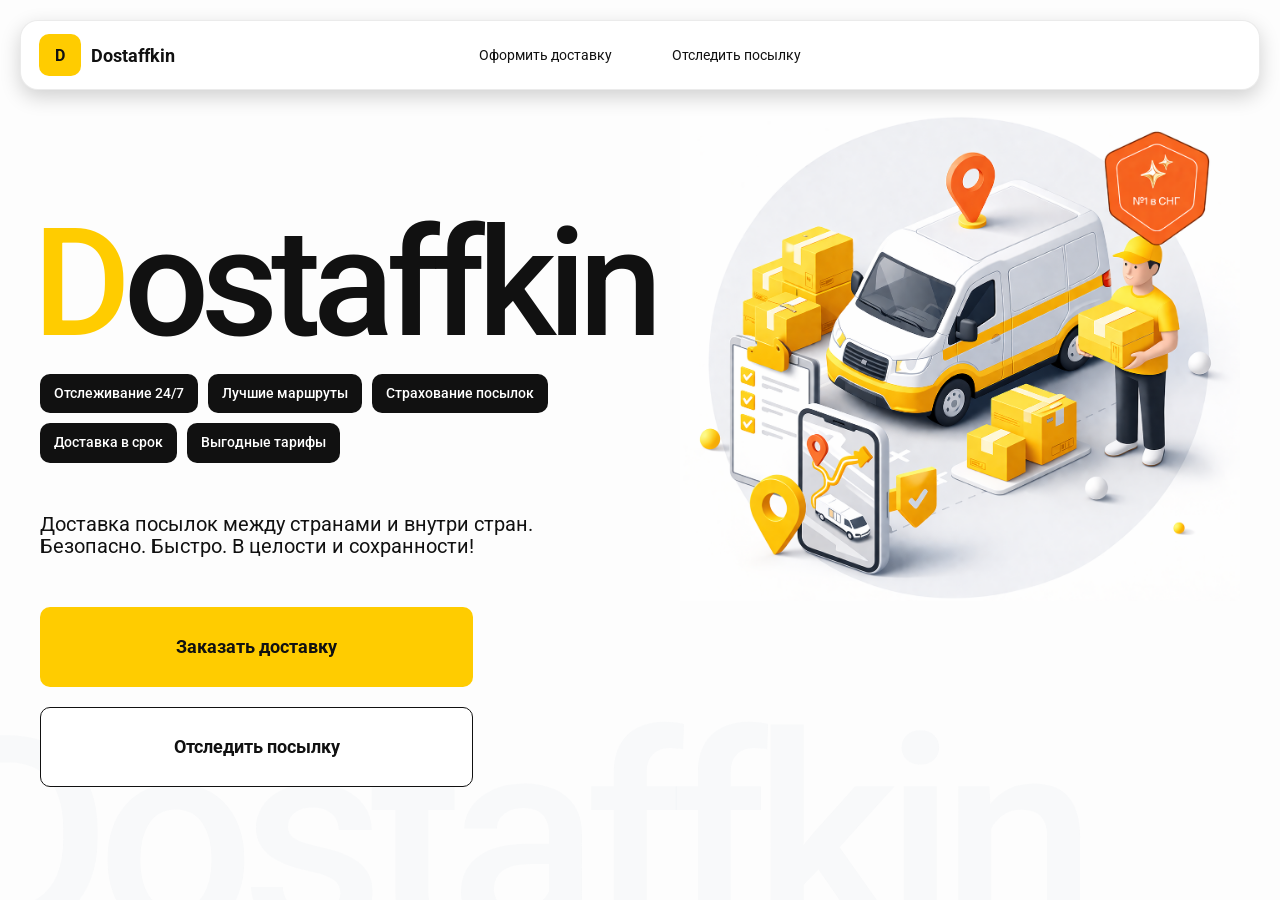
<file: index.html>
<!doctype html>
<html lang="ru">

<head>
    <meta charset="utf-8" />
    <meta name="viewport" content="width=device-width,initial-scale=1,maximum-scale=1,user-scalable=0" />
    <title>Dostaffkin — Доставка посылок между странами и внутри стран. Безопасно. Быстро. В целости и сохранности!
    </title>
    <link rel="stylesheet" href="styles/base.css" />
    <link rel="stylesheet" href="styles/base_adaptive.css" />
    <link rel="stylesheet" href="styles/index.css" />
    <link rel="stylesheet" href="styles/index_adaptive.css" />

</head>

<body>
    <div class="container">
        <header class="header">
            <a class="header-brand" href="#">
                <div class="header-logo">D</div>
                <div class="header-title">Dostaffkin</div>
            </a>
            <nav class="header-menu">
                <a class="header-link" href="./order.html">Оформить <span>доставку</span></a>
                <a class="header-link" href="./track.html">Отследить <span>посылку</span></a>
            </nav>
        </header>
        <main class="main">
            <section class="main-info">
                <div class="main-title">
                    <span>D</span>ostaffkin
                </div>
                <div class="main-features">
                    <div class="main-feature">Отслеживание 24/7</div>
                    <div class="main-feature">Лучшие маршруты</div>
                    <div class="main-feature">Страхование посылок</div>
                    <div class="main-feature">Доставка в срок</div>
                    <div class="main-feature">Выгодные тарифы</div>
                </div>
                <div class="main-description">
                    Доставка посылок между странами и внутри стран.
                    Безопасно. Быстро. В целости и сохранности!
                </div>
                <div class="main-actions">
                    <a class="button" type="button" href="./order.html">Заказать доставку</a>
                    <a class="button button-white" type="button" href="./track.html">Отследить посылку</a>
                </div>
            </section>
            <div class="main-title-ghost">Dostaffkin</div>
            <section class="main-image">
                <img src="images/main-image.png" alt="Main image" />
            </section>
        </main>




    </div>


</body>

</html>
</file>
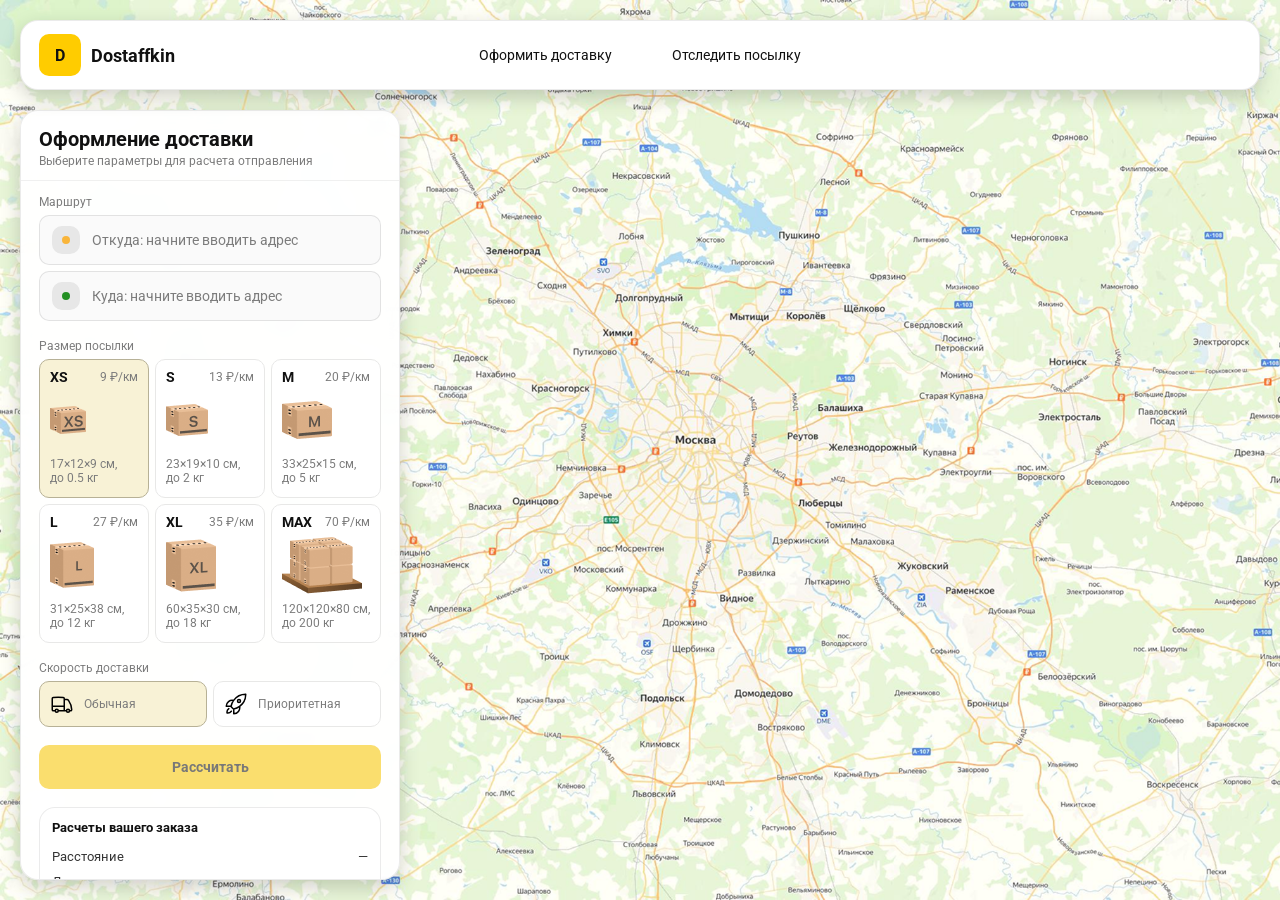
<file: order.html>
<!doctype html>
<html lang="ru">

<head>
    <meta charset="utf-8" />
    <meta name="viewport" content="width=device-width,initial-scale=1,maximum-scale=1,user-scalable=0" />
    <title>Оформление доставки</title>

    <link rel="stylesheet" href="styles/base.css" />
    <link rel="stylesheet" href="styles/base_adaptive.css" />

    <link rel="stylesheet" href="styles/order.css" />
    <link rel="stylesheet" href="styles/order_adaptive.css" />
</head>

<body>
    <div id="map">


    </div>

    <header class="header">
        <a class="header-brand" href="./index.html">
            <div class="header-logo">D</div>
            <div class="header-title">Dostaffkin</div>
        </a>
        <nav class="header-menu">
            <a class="header-link" href="#">Оформить <span>доставку</span></a>
            <a class="header-link" href="./track.html">Отследить <span>посылку</span></a>
        </nav>
    </header>

    <aside class="main" id="sidebar">
        <div class="main-header">
            <div class="main-title">Оформление доставки</div>
            <div class="main-text">Выберите параметры для расчета отправления</div>
        </div>
        <div class="main-content">
            <div class="main-route">
                <div class="main-block-title">Маршрут</div>
                <div class="main-fields">
                    <div class="main-field" id="fromField">
                        <div class="main-pin"></div>
                        <input id="from" placeholder="Откуда: начните вводить адрес" autocomplete="off" />
                        <div class="main-ac" id="fromAc" role="listbox" aria-label="Подсказки адресов"></div>
                    </div>

                    <div class="main-field" id="toField">
                        <div class="main-pin"></div>
                        <input id="to" placeholder="Куда: начните вводить адрес" autocomplete="off" />
                        <div class="main-ac" id="toAc" role="listbox" aria-label="Подсказки адресов"></div>
                    </div>
                </div>
            </div>
            <div class="main-package">
                <div class="main-block-title">Размер посылки</div>

                <div class="main-sizes">
                    <div class="main-size-card is-active" data-value="xs">
                        <div class="main-size-top">
                            <div class="main-size-label">XS</div>
                            <div class="main-size-rate">9 ₽/км</div>
                        </div>
                        <div class="main-size-media">
                            <img src="images/sizes/xs.png" alt="Короб XS" />
                        </div>
                        <div class="main-size-description">17×12×9 см,<br>до 0.5 кг</div>
                    </div>

                    <div class="main-size-card" data-value="s">
                        <div class="main-size-top">
                            <div class="main-size-label">S</div>
                            <div class="main-size-rate">13 ₽/км</div>
                        </div>
                        <div class="main-size-media">
                            <img src="images/sizes/s.png" alt="Короб S" />
                        </div>
                        <div class="main-size-description">23×19×10 см,<br>до 2 кг</div>
                    </div>

                    <div class="main-size-card" data-value="m">
                        <div class="main-size-top">
                            <div class="main-size-label">M</div>
                            <div class="main-size-rate">20 ₽/км</div>
                        </div>
                        <div class="main-size-media">
                            <img src="images/sizes/m.png" alt="Короб M" />
                        </div>
                        <div class="main-size-description">33×25×15 см,<br>до 5 кг</div>
                    </div>

                    <div class="main-size-card" data-value="l">
                        <div class="main-size-top">
                            <div class="main-size-label">L</div>
                            <div class="main-size-rate">27 ₽/км</div>
                        </div>
                        <div class="main-size-media">
                            <img src="images/sizes/l.png" alt="Короб L" />
                        </div>
                        <div class="main-size-description">31×25×38 см,<br>до 12 кг</div>
                    </div>

                    <div class="main-size-card" data-value="xl">
                        <div class="main-size-top">
                            <div class="main-size-label">XL</div>
                            <div class="main-size-rate">35 ₽/км</div>
                        </div>
                        <div class="main-size-media">
                            <img src="images/sizes/xl.png" alt="Короб XL" />
                        </div>
                        <div class="main-size-description">60×35×30 см,<br>до 18 кг</div>
                    </div>

                    <div class="main-size-card" data-value="max">
                        <div class="main-size-top">
                            <div class="main-size-label">MAX</div>
                            <div class="main-size-rate">70 ₽/км</div>
                        </div>
                        <div class="main-size-media main-size-media-palleta">
                            <img src="images/sizes/max.png" alt="Паллета" />
                        </div>
                        <div class="main-size-description">120×120×80 см,<br>до 200 кг</div>
                    </div>
                </div>
            </div>

            <div class="main-speed">
                <div class="main-block-title">Скорость доставки</div>

                <div class="main-speeds">
                    <div class="main-speed-card is-active" data-value="regular">
                        <img class="main-speed-media" src="images/icons/regular.svg" alt="Regular" />
                        <div class="main-speed-description">Обычная</div>
                    </div>
                    <div class="main-speed-card" data-value="fast">
                        <img class="main-speed-media" src="images/icons/fast.svg" alt="Fast" />
                        <div class="main-speed-description">Приоритетная</div>
                    </div>

                </div>
            </div>
            <div class="main-calculate-block">
                <button id="calc" class="button calculate-button" type="button" disabled>Рассчитать</button>
            </div>
            <div class="main-result" id="result">
                <div class="main-result-title">Расчеты вашего заказа</div>
                <div class="main-result-lines">
                    <div class="main-result-line"><span>Расстояние</span><span id="distanceValue">—</span></div>
                    <div class="main-result-line"><span>Доставим через</span><span id="durationValue">—</span></div>
                    <div class="main-result-line"><span>Тариф</span><span id="rateValue">—</span></div>
                </div>
                <div class="main-price">
                    <div class="main-price-label">Итого</div>
                    <div class="main-price-value" id="totalValue">—</div>
                </div>
            </div>
            <div class="main-order-box">
                <div class="main-order-form" id="orderForm">
                    <div class="main-order-title">Оформление доставки</div>
                    <div class="main-block-info-row">
                        <div class="main-block-title">Контакты</div>
                        <div class="order-fields">
                            <div class="main-field">
                                <input id="customerName" placeholder="Ваше имя" autocomplete="off" />
                            </div>
                            <div class="main-field">
                                <input id="customerPhone" placeholder="Ваш телефон" autocomplete="off"
                                    inputmode="tel" />
                            </div>
                        </div>
                    </div>
                    <div class="main-block-info-row extra-info">
                        <div class="main-block-title">Дополнительная информация</div>
                        <div class="main-field textarea">
                            <textarea id="comment" placeholder="Детали доставки и комментарии"></textarea>
                        </div>
                    </div>
                    <button id="submit" class="button main-submit-request" type="button" disabled>Отправить
                        заявку
                    </button>
                </div>

                <div class="main-order-success" id="orderSuccess">
                    <div class="main-success-icon">✓</div>
                    <div class="main-success-title">Заявка отправлена!</div>
                    <div class="main-success-title">Номер отправления – <span id="orderId"></span></div>
                    <div class="main-success-subtitle">Мы скоро свяжемся с вами</div>
                </div>
            </div>
        </div>
    </aside>

</body>

</html>
</file>
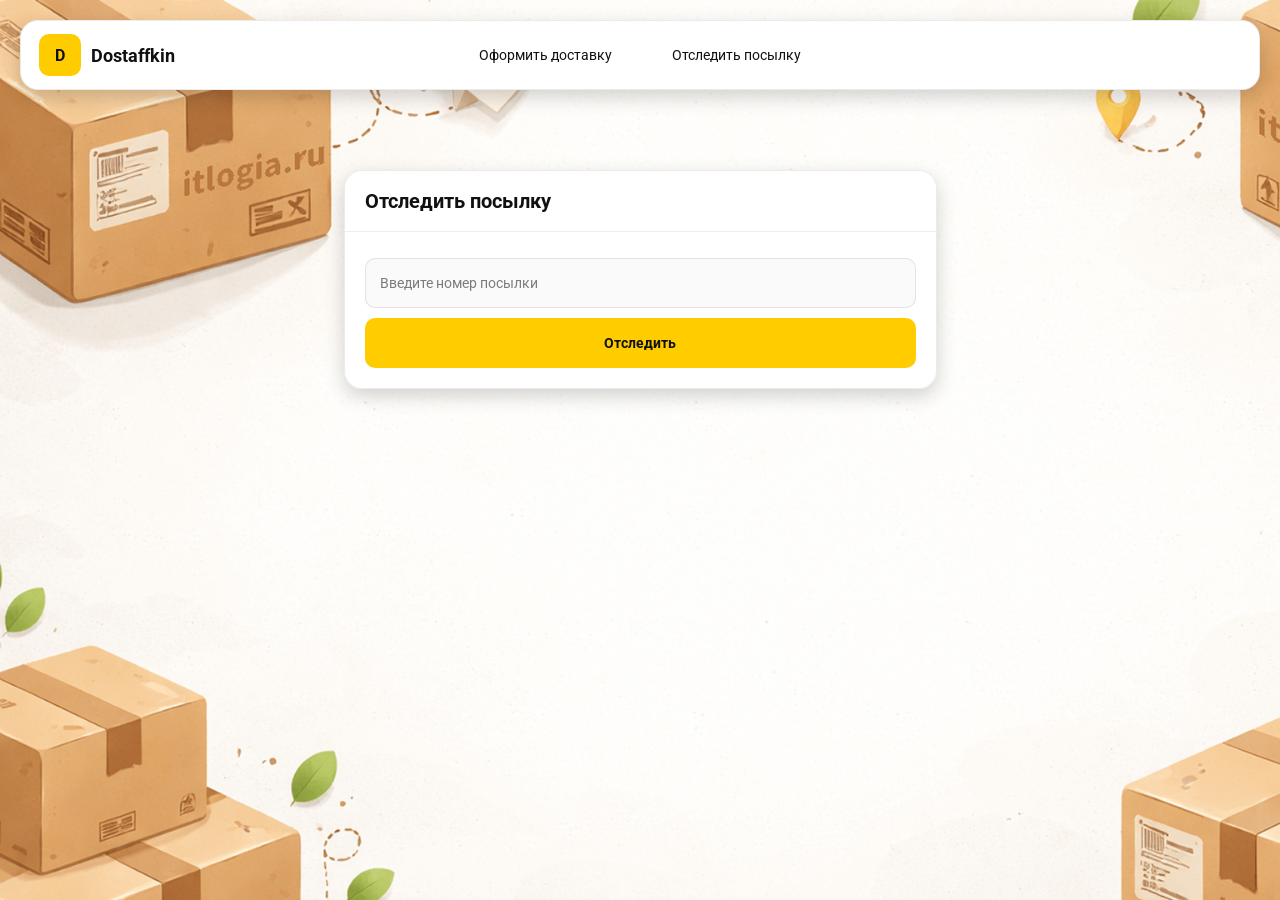
<file: track.html>
<!doctype html>
<html lang="ru">

<head>
    <meta charset="utf-8" />
    <meta name="viewport" content="width=device-width,initial-scale=1,maximum-scale=1,user-scalable=0" />
    <title>Отследить посылку</title>
    <link rel="stylesheet" href="styles/base.css" />
    <link rel="stylesheet" href="styles/base_adaptive.css" />

    <link rel="stylesheet" href="styles/track.css" />
    <link rel="stylesheet" href="styles/track_adaptive.css" />
</head>

<body>
    <div class="container">
        <header class="header">
            <a class="header-brand" href="./index.html">
                <div class="header-logo">D</div>
                <div class="header-title">Dostaffkin</div>
            </a>
            <nav class="header-menu">
                <a class="header-link" href="./order.html">Оформить <span>доставку</span></a>
                <a class="header-link" href="#">Отследить <span>посылку</span></a>
            </nav>
        </header>
        <main class="track-content">
            <section class="track-card track-search">
                <div class="track-title">Отследить посылку</div>
                <div class="track-action">
                    <div class="main-field track-field">
                        <input id="trackNumber" placeholder="Введите номер посылки" autocomplete="off" />
                    </div>
                    <button id="trackButton" class="button track-button" type="button">Отследить</button>
                </div>
            </section>
            <section class="track-card track-result" id="trackResult">
                <div class="track-result-header">
                    <div class="track-id" id="trackIdValue"></div>
                    <div class="track-routes">
                        <div class="track-route">
                            <div class="track-route-pin">
                                <svg xmlns="http://www.w3.org/2000/svg" fill="none" viewBox="0 0 24 24"
                                    stroke-width="1.5" stroke="orange" class="size-6">
                                    <path stroke-linecap="round" stroke-linejoin="round"
                                        d="M15 10.5a3 3 0 1 1-6 0 3 3 0 0 1 6 0Z" />
                                    <path stroke-linecap="round" stroke-linejoin="round"
                                        d="M19.5 10.5c0 7.142-7.5 11.25-7.5 11.25S4.5 17.642 4.5 10.5a7.5 7.5 0 1 1 15 0Z" />
                                </svg>
                            </div>
                            <div class="track-route-address" id="trackFromValue">
                                Откуда: Москва, улица Арбат, 1
                            </div>
                        </div>
                        <div class="track-route track-route-arrow">
                            <svg xmlns="http://www.w3.org/2000/svg" fill="none" viewBox="0 0 24 24" stroke-width="1.5"
                                stroke="currentColor" class="size-6">
                                <path stroke-linecap="round" stroke-linejoin="round"
                                    d="M19.5 13.5 12 21m0 0-7.5-7.5M12 21V3" />
                            </svg>
                        </div>
                        <div class="track-route">
                            <div class="track-route-pin">
                                <svg xmlns="http://www.w3.org/2000/svg" fill="none" viewBox="0 0 24 24"
                                    stroke-width="1.5" stroke="green" class="size-6">
                                    <path stroke-linecap="round" stroke-linejoin="round"
                                        d="M15 10.5a3 3 0 1 1-6 0 3 3 0 0 1 6 0Z" />
                                    <path stroke-linecap="round" stroke-linejoin="round"
                                        d="M19.5 10.5c0 7.142-7.5 11.25-7.5 11.25S4.5 17.642 4.5 10.5a7.5 7.5 0 1 1 15 0Z" />
                                </svg>
                            </div>
                            <div class="track-route-address" id="trackToValue">
                                Куда: Минск, проспект Независимости, 58
                            </div>
                        </div>
                    </div>
                </div>
                <div class="track-info">
                    <div class="track-status-title">Статус данной посылки:</div>
                    <div class="track-status-list" id="trackStatusList">


                        <div class="track-status created">
                            <img src="images/icons/created.svg" class="track-status-icon" alt="Created">
                            <div class="track-status-text">
                                <div class="track-status-text-state">Создан</div>
                                <div class="track-status-text-date">10.01.2026</div>
                            </div>
                        </div>

                        <div class="track-status in-way">
                            <img src="images/icons/in-way.svg" class="track-status-icon" alt="In way">
                            <div class="track-status-text">
                                <div class="track-status-text-state">В пути: Москва</div>
                                <div class="track-status-text-date">18.01.2026</div>
                            </div>
                        </div>

                        <div class="track-status ready">
                            <img src="images/icons/ready.svg" class="track-status-icon" alt="Ready">
                            <div class="track-status-text">
                                <div class="track-status-text-state">Готов к выдаче</div>
                                <div class="track-status-text-date">25.01.2026</div>
                            </div>
                        </div>

                        <div class="track-status done">
                            <img src="images/icons/done.svg" class="track-status-icon" alt="Done">
                            <div class="track-status-text">
                                <div class="track-status-text-state">Вручен</div>
                                <div class="track-status-text-date">27.01.2026</div>
                            </div>
                        </div>

                    </div>
                </div>
            </section>
        </main>
    </div>

</body>

</html>
</file>
<file: styles/base.css>
*, *::before, *::after {
    box-sizing: border-box;
}
@font-face {
    font-family: "Roboto";
    src: url("../fonts/Roboto-Regular.ttf");
    font-weight: normal;
}

@font-face {
    font-family: "Roboto";
    src: url("../fonts/Roboto-Bold.ttf");
    font-weight: bold;
}

@font-face {
    font-family: "Roboto";
    src: url("../fonts/Roboto-Medium.ttf");
    font-weight: 500;
}
html, body {
    margin: 0;
    color: #111111;
    font-family: "Roboto", sans-serif;
}

body {
    background: #FDFDFD;
}

.header {
    border-radius: 18px;
    box-shadow: 0 7px 20px 0 #0000002E;
    backdrop-filter: blur(10px);
    background: #ffffff;
    left: 20px;
    border: 1px solid rgba(0, 0, 0, 0.08);
    position: fixed;
    right: 20px;
    top: 20px;
    padding: 14px 18px;
    height: 70px;
    display: flex;
    align-items: center;
    z-index: 6;
}
.header-brand {
    display: flex;
    align-items: center;
    text-decoration: none;
    gap: 10px;
}

.header-logo {
    width: 42px;
    height: 42px;
    border-radius: 10px;
    background: #FFCC00;
    display: grid;
    place-items: center;
    font-weight: bold;
    color: #111;
}

.header-title {
    font-size: 18px;
    font-weight: bold;
    color: #111111;
    text-decoration: none;
}
.header-menu {
    display: flex;
    align-items: center;
    gap: 60px;
    margin: 0;
    position: absolute;
    left: 50%;
    transform: translateX(-50%);
}

.header-link {
    font-size: 14px;
    color: #111111;
    text-decoration: none;
}
.button {
    border: 0;
    outline: none;
    height: 44px;
    border-radius: 10px;
    font-size: 14px;
    font-weight: bold;
    cursor: pointer;
    font-family: inherit;
    transition: transform .08s ease, opacity .12s ease;
    background: #ffcc00;
    color: #111111;
    text-align: center;
    text-decoration: none;
}

.button:hover {
    background-color: #E5BC19;
}

.button:disabled {
    cursor: not-allowed;
    background-color: #FADE6E;
    color: #787878;
    transform: none;
}

.button.button-white {
    background: #ffffff;
    border: 1px solid #111111;
}

.button.button-white:hover {
    background: rgb(241 241 241);
}
.main-field {
    display: flex;
    align-items: center;
    margin-top: 6px;
    gap: 10px;
    border: 1px solid #1111111A;
    background: #FAFAFA;
    border-radius: 10px;
    padding: 10px 12px;
    position: relative;
    box-sizing: border-box;
    height: 50px;
}

.main-field.textarea {
    height: auto;
}

.main-pin {
    width: 28px;
    height: 28px;
    border-radius: 10px;
    background: rgba(17, 17, 17, 0.08);
    display: grid;
    place-items: center;
    flex: 0 0 auto;
    position: relative;
}

.main-pin::before {
    content: "";
    width: 8px;
    height: 8px;
    border-radius: 999px;
    background: orange;
    opacity: .75;
    display: block;
}

.main-field:last-child .main-pin::before {
    background: green;
    opacity: .85;
}

input, textarea {
    width: 100%;
    border: 0;
    outline: none;
    background: transparent;
    font-size: 14px;
    color: #111111;
    font-family: inherit;
}

textarea {
    resize: vertical;
    min-height: 72px;
    padding: 2px 0;
}

input::placeholder, textarea::placeholder {
    color: #7C7C7C;
}

.main-field:focus-within {
    border-color: rgba(0, 0, 0, 0.20);
    box-shadow: 0 0 0 4px rgba(255, 204, 0, 0.35);
    background: rgba(255, 255, 255, 0.75);
}
</file>
<file: styles/base_adaptive.css>
@media (max-width: 767px) {
    .header {
        left: 10px;
        right: 10px;
        top: 10px;
    }

    .header-link span {
        display: none;
    }

    .header-menu {
        gap: 20px;
        justify-content: flex-start;
        margin: 0 0 0 30px;
        position: static;
        transform: none;
    }
}

@media (max-width: 420px) {
    .header-title {
        display: none;
    }
}

@media (max-width: 374px) {
    .header-menu {
        gap: 10px;
        margin: 0 0 0 10px;
    }
}
</file>
<file: styles/index.css>
.container {
    overflow: hidden;
    min-height: 100vh;
}
.main {
    padding: 111px 40px 40px;
    position: relative;
    display: flex;
}
.main-info {
    max-width: 840px;
    width: 100%;
    position: relative;
}
.main-title {
    margin-top: 98px;
    font-weight: 500;
    font-size: 200px;
    line-height: 1;
    letter-spacing: -0.05em;
    color: #111111;
    left: -15px;
    position: relative;
}

.main-title span {
    color: #ffcc00;
}
.main-features {
    margin-top: 15px;
    display: flex;
    flex-wrap: wrap;
    gap: 10px;
}

.main-feature {
    background: #111111;
    color: #ffffff;
    padding: 12px 14px;
    font-weight: 500;
    font-size: 14px;
    line-height: 1.1;
    border-radius: 10px;
}
.main-description {
    margin-top: 50px;
    max-width: 500px;
    font-size: 20px;
    line-height: 1.1;
    color: #111111;
}
.main-actions {
    margin-top: 50px;
    display: flex;
    flex-direction: column;
    gap: 20px;
}

.main-actions .button {
    height: 80px;
    width: 433px;
    font-size: 18px;
    font-weight: bold;
    place-items: center;
    display: grid;
}
.main-title-ghost {
    position: absolute;
    z-index: -1;
    left: -70px;
    bottom: -150px;
    font-weight: 500;
    font-size: 278px;
    line-height: 1;
    letter-spacing: -0.05em;
    color: #ECEDF04D;
}
.main-image {
    width: 1024px;
    top: 100px;
    z-index: -2;
}

.main-image img {
    width: 100%;
    max-width: 1024px;
    height: auto;
    display: block;
}
</file>
<file: styles/index_adaptive.css>
@media (max-width: 1760px) {
    .main-title {
        font-size: 150px;
        left: -7px;
    }

    .main-info {
        max-width: 640px;
    }
}
@media (max-width: 1200px) {
    .main-info {
        max-width: 540px;
    }

    .main {
        padding: 111px 20px 20px;
    }

    .main-title {
        font-size: 120px;
        left: -4px;
    }

    .main-title-ghost {
        font-size: 220px;
    }
}
@media (max-width: 1024px) {
    .main-title {
        margin-top: 30px;
    }

    .main {
        flex-direction: column-reverse;
    }

    .main-image {
        max-width: 350px;
        position: absolute;
        left: 370px;
        top: 370px;
    }

    .main-info {
        max-width: 100%;
    }

    .main-actions {
        gap: 10px;
    }

    .main-actions .button {
        height: 50px;
        font-size: 14px;
        width: auto;
        max-width: 300px;
    }

    .main-description {
        max-width: 350px;
    }
}
@media (max-width: 570px) {
    .main-title {
        font-size: 88px;
    }

    .main-description {
        max-width: 100%
    }

    .main-actions {
       width: 100%;
    }

    .main-actions .button {
        width: 100%;
        max-width: 100%
    }

    .main-image {
        max-width: 650px;
        position: absolute;
        left: 170px;
        top: 70px;
        opacity: 0.2;
    }
}
@media (max-width: 400px) {
    .main-title {
        font-size: 70px;
    }
}
</file>
<file: styles/order.css>
#map {
    background-image: url("../images/order-bg.png");
    background-size: cover;
    position: fixed;
    inset: 0;
}
.main {
    border-radius: 18px;
    box-shadow: 0 7px 20px 0 #0000002E;
    backdrop-filter: blur(10px);
    background: rgba(255, 255, 255, 0.96);
    left: 20px;
    border: 1px solid rgba(0, 0, 0, 0.08);
    position: fixed;
    top: 110px;
    bottom: 20px;
    width: 380px;
    display: flex;
    flex-direction: column;
    overflow: hidden;
    z-index: 5;
}
.main-header {
    padding: 18px 18px 12px 18px;
    border-bottom: 1px solid rgba(0, 0, 0, 0.06);
    display: flex;
    flex-direction: column;
}
.main-title {
    font-size: 20px;
    line-height: 100%;
    font-weight: bold;
}
.main-text {
    font-size: 12px;
    margin-top: 5px;
    color: #7C7C7C;
}
.main-content {
    padding: 14px 18px 18px 18px;
    overflow: auto;
    scrollbar-width: none;
    display: flex;
    flex-direction: column;
    gap: 18px;
    flex: 1;
}
.main-block-title {
    font-size: 12px;
    color: #7C7C7C;
}
.main-route .main-block-title,
.main-package .main-block-title {
    margin-bottom: 6px;
}
.main-sizes {
    display: grid;
    gap: 6px;
    grid-template-columns: repeat(3, 1fr);
}

.main-size-card {
    border: 1px solid #E8E8E7;
    background: #FFFFFF;
    border-radius: 10px;
    padding: 10px;
    cursor: pointer;
    user-select: none;
    transition: transform .08s ease, border-color .12s ease, background .12s ease;
    min-height: 139px;
}

.main-size-card:hover {
    transform: translateY(-1px);
}

.main-size-card.is-active {
    background-color: #F8F2D6;
    border-color: #B7B196;
}

.main-size-top {
    display: flex;
    align-items: center;
    justify-content: space-between;
}

.main-size-label {
    font-weight: bold;
    font-size: 14px;
    color: #111111;
    line-height: 100%;
}

.main-size-rate {
    font-size: 12px;
    color: #7C7C7C;
    line-height: 100%;
}

.main-size-media {
    margin-top: 8px;
    height: 57px;
}

.main-size-description {
    margin-top: 8px;
    font-size: 12px;
    color: #7C7C7C;
    line-height: 1.2;
}
.calculate-button {
    width: 100%;
}
.main-result {
    border: 1px solid rgba(0, 0, 0, 0.08);
    background: rgba(255, 255, 255, 0.75);
    border-radius: 16px;
    padding: 12px;
    line-height: 1.25;
}

.main-result-title {
    font-weight: bold;
    font-size: 13px;
    color: #111111;
    margin-bottom: 13px;
}

.main-result-lines {
    gap: 8px;
    display: flex;
    flex-direction: column;
}

.main-result-line {
    font-size: 13px;
    color: rgba(17, 17, 17, 0.85);
    display: flex;
    justify-content: space-between;
}

.main-price {
    margin-top: 18px;
    padding-top: 10px;
    border-top: 1px dashed rgba(0, 0, 0, 0.12);
    display: flex;
    align-items: baseline;
    justify-content: space-between;
}

.main-price-label {
    font-size: 12px;
    color: rgba(17, 17, 17, 0.55);
}

.main-price-value {
    font-size: 20px;
    font-weight: bold;
    color: #111111;
    letter-spacing: -0.3px;
}
.main-order-box {
    background: #ffffff;
    border: 1px solid #E8E8E7;
    border-radius: 10px;
    padding: 12px;
}

.main-order-title {
    margin-bottom: 8px;
    font-weight: bold;
    font-size: 14px;
    color: #111111;
}

.main-block-info {
    display: flex;
    flex-direction: column;
    gap: 6px;
}

.order-fields {
    display: grid;
    grid-template-columns: 1fr 1fr;
    column-gap: 10px;
    margin-top: 6px;
}

.main-block-info-row.extra-info {
    display: block;
    margin-top: 13px;
}

.main-submit-request {
    width: 100%;
    margin-top: 6px;
}

.main-order-success {
    display: none;
    text-align: center;
    padding: 22px 12px;
    gap: 12px;
}

.main-order-success.is-visible {
    display: flex;
    flex-direction: column;
    align-items: center;
}

.main-success-icon {
    width: 56px;
    height: 56px;
    border-radius: 50%;
    background: #16a34a;
    color: #ffffff;
    display: grid;
    place-items: center;
    font-size: 30px;
}

.main-success-title {
    font-size: 14px;
    font-weight: bold;
    color: #111111;
}

.main-success-subtitle {
    font-size: 12px;
    color: rgba(17, 17, 17, 0.55);
    line-height: 1.3;
}
.main-speed .main-block-title {
    margin-bottom: 6px;
}

.main-speeds {
    display: grid;
    gap: 6px;
    grid-template-columns: repeat(2, 1fr);
}

.main-speed-card {
    border: 1px solid #E8E8E7;
    background: #FFFFFF;
    border-radius: 10px;
    padding: 10px;
    cursor: pointer;
    user-select: none;
    transition: transform .08s ease, border-color .12s ease, background .12s ease;
    display: flex;
    align-items: center;
    gap: 10px;
}

.main-speed-card:hover {
    transform: translateY(-1px);
}

.main-speed-card.is-active {
    background-color: #F8F2D6;
    border-color: #B7B196;
}

.main-speed-description {
    font-size: 12px;
    color: #7C7C7C;
    line-height: 1.2;
}
</file>
<file: styles/order_adaptive.css>
@media (max-width: 767px) {
    .main {
        left: 10px;
        right: 10px;
        top: 50%;
        bottom: 12px;
        width: auto;
        max-width: none;
    }
}

@media (max-width: 420px) {
    .main-sizes {
        grid-template-columns: repeat(2, 1fr);
    }
}
</file>
<file: styles/track.css>
.container {
    background: #F4F4F4 url("../images/track-bg.png");
    background-size: cover;
    min-height: 100vh;
    padding: 170px 0 50px 0;
}
.track-content {
    width: 593px;
    margin: 0 auto;
}
.track-card {
    width: 100%;
    border-radius: 18px;
    box-shadow: 0 7px 20px 0 #0000002E;
    backdrop-filter: blur(10px);
    background: rgba(255, 255, 255, 0.96);
    border: 1px solid rgba(0, 0, 0, 0.08);
}

.track-title {
    font-size: 20px;
    line-height: 100%;
    font-weight: bold;
    border-bottom: 1px solid #EEEEEE;
    padding: 20px;
}

.track-action {
    padding: 20px;
}

.track-button {
    width: 100%;
    height: 50px;
}

.track-field {
    margin-bottom: 10px;
}
.track-result {
    margin-top: 5px;
    display: none;
}

.track-result.is-visible {
    display: block;
}

.track-result-header {
    font-weight: bold;
    font-size: 14px;
    color: #111111;
    padding: 20px;
    border-bottom: 1px solid #EEEEEE;
}

.track-id {
    margin-bottom: 12px;
    font-size: 20px;
}

.track-routes {
    display: flex;
    flex-direction: column;
    gap: 10px;
    font-weight: normal;
}

.track-route {
    display: flex;
    align-items: center;
    gap: 10px;
}

.track-route-pin {
    width: 24px;
    height: 24px;
    flex-shrink: 0;
}

.track-route-arrow {
    padding: 15px 0;
    width: 24px;
    height: 24px;
}

.track-info {
    padding: 20px;
}

.track-status {
    display: flex;
    align-items: center;
    font-size: 12px;
    gap: 10px;
}

.track-status-title {
    font-size: 14px;
    color: #111111;
    margin-bottom: 20px;
}

.track-status-list {
    display: flex;
    flex-direction: column;
    gap: 15px;
}

.track-status-icon {
    width: 40px;
    height: 40px;
    border-radius: 50%;
    background: rgba(17, 17, 17, 0.08);
    display: grid;
    place-items: center;
    flex: 0 0 auto;
}

.track-status.created .track-status-icon {
    background-color: #F1CB00;
}

.track-status.in-way .track-status-icon {
    background-color: #F08A11;
}

.track-status.ready .track-status-icon {
    background-color: #A35D0A;
}

.track-status.done .track-status-icon {
    background-color: #37C93B;
}

.track-status-text {
    display: flex;
    align-items: center;
    justify-content: space-between;
    color: #111111;
    font-size: 12px;
    flex: 1;
}

.track-status-date {
    color: rgba(17, 17, 17, 0.55);
}
</file>
<file: styles/track_adaptive.css>
@media (max-width: 767px) {
    .container {
        padding: 130px 0 50px 0;
    }

    .track-content {
        width: 100%;
        padding-left: 10px;
        padding-right: 10px;
    }

    .track-result-header {
        padding: 20px;
    }
}
</file>
